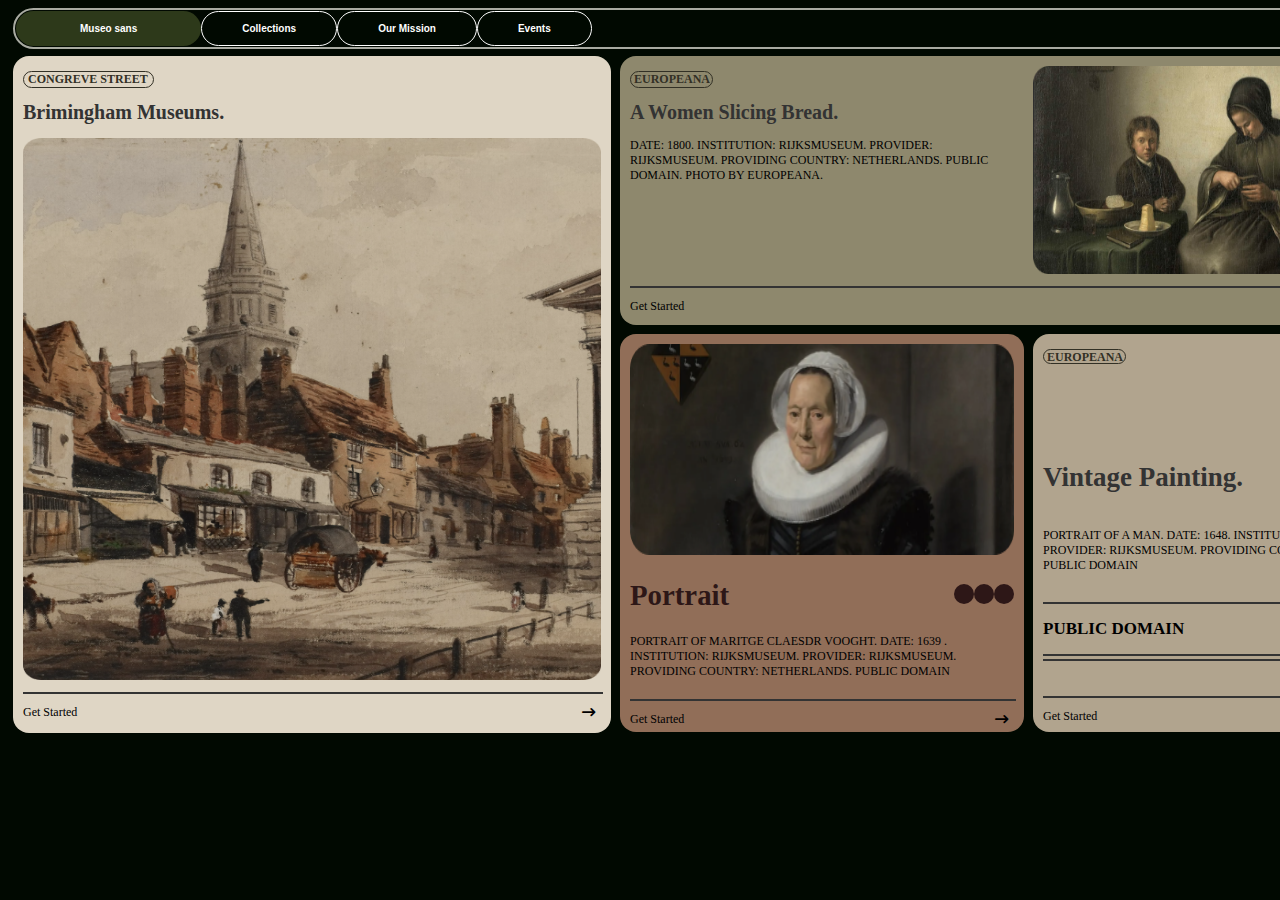
<file: index.html>
<!DOCTYPE html>
<html lang="en">
<head>
    <meta charset="UTF-8">
    <meta name="viewport" content="width=device-width, initial-scale=1.0">
    <title>Document</title>
    <link rel="stylesheet" href="style.css">
    <link rel="stylesheet" href="https://cdnjs.cloudflare.com/ajax/libs/font-awesome/6.7.2/css/all.min.css" integrity="sha512-Evv84Mr4kqVGRNSgIGL/F/aIDqQb7xQ2vcrdIwxfjThSH8CSR7PBEakCr51Ck+w+/U6swU2Im1vVX0SVk9ABhg==" crossorigin="anonymous" referrerpolicy="no-referrer" />
</head>
<body>
    <section id="header">
        <nav>
            <div class="nav-container">
                <div class="nav-sub-container">
                    <button id="title">Museo sans</button>
                    <button class="menu-button">Collections</button>
                    <button class="menu-button">Our Mission</button>
                    <button class="menu-button">Events</button>
                </div>
                <div class="nav-menu">
                    <button id="menu" class="menu-button">menu</button>
                    <div id="dropdown" class="dropdown-menu">
                        <button class="menu-btn">Collections</button>
                        <button class="menu-btn">Our Mission</button>
                        <button class="menu-btn">Events</button>
                        <button id="contact" class="menu-btn">Contact</button>
                    </div>
                </div>
                <button id="contact" class="menu-button">Contact</button>
            </div>
        </nav>
    </section>
    <section id="home">
        <div class="container">
            <div class="container1">
                <h5>CONGREVE STREET</h5>
                <h1>Brimingham <span>Museums.</span></h1>
                <div class="img_con1">
                    <img src="img/briminghum_m.png">
                </div>
                <hr>
                <div class="get-starter">
                    <p>Get Started</p>
                    <button><i class="fa-solid fa-arrow-right-long" style="color: #000000;"></i></button>
                </div>
            </div>
            <div class="container2">
                <div class="sub-container1">
                    <div>
                        <div id="container1-content">
                            <div>
                                <h5>EUROPEANA</h5>
                                <h1>A Women Slicing <span>Bread.</span></h1>
                                <p>DATE: 1800. INSTITUTION: RIJKSMUSEUM. PROVIDER: 
                                    RIJKSMUSEUM. PROVIDING COUNTRY: NETHERLANDS. 
                                    PUBLIC DOMAIN. PHOTO BY EUROPEANA.</p>
                            </div>
                            <div class="img-con2">
                                <img src="img/women_s_b.png">
                            </div>
                        </div>
                    </div>
                    <hr>
                    <div class="get-starter">
                        <p>Get Started</p>
                        <button><i class="fa-solid fa-arrow-right-long" style="color: #000000;"></i></button>
                    </div>
                </div>
                <div class="sub-container2">
                    <div class="sub1">
                        <img src="img/potrait-1.png">
                        <div id="heading">
                            <h1>Portrait</h1>
                            <div>
                                <div class="dot"></div>
                                <div class="dot"></div>
                                <div class="dot"></div>
                            </div>
                        </div>
                        <p>PORTRAIT OF MARITGE CLAESDR VOOGHT. DATE: 1639
                            . INSTITUTION: RIJKSMUSEUM. PROVIDER: 
                            RIJKSMUSEUM. PROVIDING COUNTRY: NETHERLANDS. 
                            PUBLIC DOMAIN
                        </p><hr>
                        <div class="get-starter">
                            <p>Get Started</p>
                            <button><i class="fa-solid fa-arrow-right-long" style="color: #000000;"></i></button>
                        </div>
                    </div>
                    <div class="sub2">
                        <div class="img-con3">
                            <h5>EUROPEANA</h5>
                            <img src="img/potrait-2.png">
                        </div>
                        <h1>Vintage <span>Painting.</span></h1>
                        <p>PORTRAIT OF A MAN. DATE: 1648. INSTITUTION: 
                            RIJKSMUSEUM. PROVIDER: RIJKSMUSEUM. PROVIDING
                             COUNTRY: NETHERLANDS. PUBLIC DOMAIN
                        </p>
                        <hr id="zero">
                        <div class="domain">
                            <h5>PUBLIC DOMAIN</h5>
                            <h5>NETHERLANDS</h5>
                        </div>
                        <hr id="one">
                        <hr id="two">
                        <hr id="third">
                        <div class="get-starter">
                            <p>Get Started</p>
                            <button><i class="fa-solid fa-arrow-right-long" style="color: #000000;"></i></button>
                        </div>
                    </div>
                </div>
            </div>
        </div>
    </section>
</body>
</html>
</file>
<file: style.css>
body{
    width: 1440px;
    margin-left: 13px;
    background-color: rgb(1, 9, 1);
}
hr{
    width: 100%;
    border: 1px solid #333333
}
#header{
    width: 1440px;
}
.nav-container{
    display: flex;
    justify-content: space-between;
    padding-right: 10px;
    border: 2px solid rgb(168, 170, 161);
    border-radius: 2rem;
    padding: 1px;
}
.nav-sub-container{
    display: flex;
    flex-direction: row;
}
#title{
    padding-left:4rem;
    padding-right: 4rem;
    padding-top: 7px;
    padding-bottom: 7px;
    background-color: rgb(45, 57, 26);
    border: none;
    border-radius: 2rem;
    color: white;
    font-size: 10px;
    font-weight: 700;
}
#contact{
    display: inline;
}
.menu-button{
    padding-left: 2.5rem;
    padding-right: 2.5rem;
    padding-top: 11px;
    padding-bottom: 11px;
    border: none;
    border-radius: 2rem;
    font-size: 10px;
    background-color: rgb(1, 9, 1);
    color: white;
    border: 1.5px solid white;
    cursor: pointer;
    font-weight: 700;
}
.dropdown-menu {
    display: none;
    position: absolute;
    top: 40px; /* Adjust depending on your design */
    right: 0;
    background-color: #333;
    padding: 10px;
    border-radius: 5px;
    box-shadow: 0 8px 16px rgba(0, 0, 0, 0.3);
}
.nav-menu:hover .dropdown-menu,#menu:focus + .dropdown-menu {
    display: block;
}
.nav-menu:hover .dropdown-menu,#menu:focus + .dropdown-menu{
    display: block;
} 
#menu {
    background-color: #555; /* Make the "menu" button look distinct */
  }
  #menu:focus {
    outline: none; /* Remove the outline on focus */
  }
.menu-button:hover{
    background-color: rgb(168, 170, 161);
    border-color: rgb(168, 170, 161);
    color: black;
}
#menu{
    display: none;
}
.container{
    display: flex;
    flex-direction: row;
    width: 100%;
}
.container1{
    background-color: #DFD6C5;
    margin-top: 7px;
    padding:10px;
    width: 578px;
    height: 657px;
    border-radius: 1rem;
}
.container1 >h5{
    border-radius: 1rem;
    border: 1px solid #323025;
    color: #323025;
    width: 7.8rem;
    padding-left: 4px;
    margin-top: 5px;
    margin-bottom: 5px;
    font-size: 12px;
}
h1{
    color: #333333;
    font-size: 20px;
}
.img_con1{
    width: 578px;
    overflow: hidden;
}
.img_con1 > img{
    width: 578px;
    height: 542px;
}
.get-starter{
    display: flex;
    justify-content: space-between;
}
.get-starter p{
    margin-top: 3.3px;
    margin-bottom: 0;
    font-size: 12px;
}
.get-starter button{
    background-color: transparent;
    border: none;
    margin-top: 2px;
    cursor: pointer;
}
.container2{
    height: 443px;
    margin-left: 9px;
    margin-top: 7px;
    padding-top: 0px;
    width: 63.9rem;
}
.sub-container1{
    background-color:#8E886D;
    padding: 10px;
    border-radius: 1rem;
    display: flex;
    flex-direction: column;
}
.sub-container1 > div> div> div>h5{
    border-radius: 1rem;
    border: 1px solid #323025;
    color: #323025;
    width: 4.9rem;
    padding-left: 3px;
    margin-top: 5px;
    margin-bottom: 5px;
    font-size: 12px;
}
.sub-container1 > div> div> div>h1{
    color: #333333;
    font-size: 20px;
}
.sub-container1 > div> div> div>p{
    font-size: 12px;
}
.img-con2{
    margin-left: 28px;
}
.img-con2>img{
    width: 413px;
    height: 208px;
}
#container1-content{
    display: flex;
    width: 51rem;
    flex-direction: row;
    flex-wrap: nowrap;
    
}
#container1-content > div{
    width: 428px;
}
.sub-container2{
    display: flex;
    flex-direction: row;
}
.sub1{
    background-color:#916E58;
    height: 23.6rem;
    padding: 10px;
    margin-top: 9px;
    border-radius: 1rem;
    width: 24rem;
}
.sub1>img{
    height: 211px;
    width: 100%;
}
#heading{
    display: flex;
    flex-direction: row;
    justify-content: space-between;
    margin-top: 10px;
    margin-bottom: 10px;
}
#heading h1{
    color: #2d1717;
    margin: 10px;
    font-size: 1.8rem;
    margin-left: 0;
}
#heading >div{
    display: flex;
}
.dot{
    width: 20px;
    border-radius: 1rem;
    height: 20px;
    margin-top: 15px;
    background-color: #2d1717;
}
.sub1 >p{
    font-size: 12px;
    margin-bottom: 20px;
}
.sub2{
    background-color:#B1A48E;
    height: 23.6rem;
    padding: 10px;
    margin-top: 9px;
    border-radius: 1rem;
    width: 25rem;
    margin-left: 9px;
}
.sub2 >h1{
    margin-bottom: 35px;
    font-size: 27px;
}
.sub2 >p{
    font-size: 12px;
    margin-bottom: 29px;
}
.img-con3{
    display: flex;
    flex-direction: row;
    justify-content: space-between;
}
.img-con3 h5{
    border-radius: 1rem;
    border: 1px solid #323025;
    color: #323025;
    width: 4.9rem;
    height: 13px;
    padding-left: 3px;
    margin-top: 5px;
    margin-bottom: 5px;
    font-size: 12px;
}
.img-con3 img{
    height: 100px;
}
.domain{
    display: flex;
    flex-direction: row;
    justify-content: space-between;
}
.domain h5{
    margin: 0;
    font-size: 17px;
}
#zero{
    margin-bottom: 15px;
}
#one{
    margin-top: 15px;
    margin-bottom: 0px;
}
#two{
    margin-top: 3px;
    margin-bottom: 35px;
}
#third{
    margin-top: 20.9px;
}
@media (max-width:840px){
    body{
        width: 838px;
        margin-left: 13px;
        background-color: rgb(1, 9, 1);
    }
    hr{
        width: 100%;
        border: 1px solid #333333
    }
    #header{
        width: 838px
    }
    .nav-container{
        display: flex;
        justify-content: space-between;
        padding-right: 10px;
        border: 2px solid rgb(168, 170, 161);
        border-radius: 2rem;
        padding: 1px;
    }
    .nav-sub-container{
        display: flex;
        flex-direction: row;
    }
    #title{
        padding-left:4rem;
        padding-right: 4rem;
        padding-top: 7px;
        padding-bottom: 7px;
        background-color: rgb(45, 57, 26);
        border: none;
        border-radius: 2rem;
        color: white;
        font-size: 10px;
        font-weight: 700;
    }
    #contact{
        display: inline;
    }
    .menu-button{
        padding-left: 1.5rem;
        padding-right: 1.5rem;
        padding-top: 7px;
        padding-bottom: 7px;
        border: none;
        border-radius: 2rem;
        font-size: 10px;
        background-color: rgb(1, 9, 1);
        color: white;
        border: 1.5px solid white;
        cursor: pointer;
        font-weight: 700;
    }
    .dropdown-menu {
        display: none;
        position: absolute;
        top: 40px; /* Adjust depending on your design */
        right: 0;
        background-color: #333;
        padding: 10px;
        border-radius: 5px;
        box-shadow: 0 8px 16px rgba(0, 0, 0, 0.3);
    }
    .nav-menu:hover .dropdown-menu,#menu:focus + .dropdown-menu {
        display: block;
    }
    .nav-menu:hover .dropdown-menu,#menu:focus + .dropdown-menu{
        display: block;
    } 
    #menu {
        background-color: #555; /* Make the "menu" button look distinct */
      }
      #menu:focus {
        outline: none; /* Remove the outline on focus */
      }
    .menu-button:hover{
        background-color: rgb(168, 170, 161);
        border-color: rgb(168, 170, 161);
        color: black;
    }
    #menu{
        display: none;
    }
    .container{
        display: flex;
        flex-direction: row;
        width: 100%;
    }
    .container1{
        background-color: #DFD6C5;
        margin-top: 7px;
        padding:10px;
        width: 250px;
        height: 443px;
        border-radius: 1rem;
    }
    .container1 >h5{
        border-radius: 1rem;
        border: 1px solid #323025;
        color: #323025;
        width: 7.8rem;
        padding-left: 4px;
        margin-top: 5px;
        margin-bottom: 5px;
        font-size: 12px;
    }
    h1{
        color: #333333;
        font-size: 20px;
    }
    .img_con1{
        width: 250px;
        overflow: hidden;
    }
    .img_con1 > img{
        width: 250px;
        height: 325px;
    }
    .get-starter{
        display: flex;
        justify-content: space-between;
    }
    .get-starter p{
        margin-top: 3.3px;
        margin-bottom: 0;
        font-size: 12px;
    }
    .get-starter button{
        background-color: transparent;
        border: none;
        margin-top: 2px;
        cursor: pointer;
    }
    .container2{
        height: 443px;
        margin-left: 9px;
        margin-top: 7px;
        padding-top: 0px;
        width: 34.9rem;
    }
    .sub-container1{
        background-color:#8E886D;
        padding: 10px;
        border-radius: 1rem;
        display: flex;
        flex-direction: column;
    }
    .sub-container1 > div> div> div>h5{
        border-radius: 1rem;
        border: 1px solid #323025;
        color: #323025;
        width: 4.9rem;
        padding-left: 3px;
        margin-top: 5px;
        margin-bottom: 5px;
        font-size: 12px;
    }
    .sub-container1 > div> div> div>h1{
        color: #333333;
        font-size: 20px;
    }
    .sub-container1 > div> div> div>p{
        font-size: 7px;
    }
    .img-con2{
        margin-left: 28px;
    }
    .img-con2>img{
        width: 290px;
        height: 141px;
    }
    #container1-content{
        display: flex;
        width: 34rem;
        flex-direction: row;
        flex-wrap: nowrap;
        
    }
    #container1-content > div{
        width: 226px;
    }
    .sub-container2{
        display: flex;
        flex-direction: row;
    }
    .sub1{
        background-color:#916E58;
        height: 14.6rem;
        padding: 10px;
        margin-top: 9px;
        border-radius: 1rem;
        width: 16rem;
    }
    .sub1>img{
        height: 100px;
        width: 100%;
    }
    #heading{
        display: flex;
        flex-direction: row;
        justify-content: space-between;
    }
    #heading h1{
        color: #2d1717;
        margin: 10px;
        font-size: 1.6rem;
        margin-left: 0;
    }
    #heading >div{
        display: flex;
    }
    .dot{
        width: 18px;
        border-radius: 1rem;
        height: 18px;
        margin-top: 15px;
        background-color: #2d1717;
    }
    .sub1 >p{
        font-size: 9px;
    }
    .sub2{
        background-color:#B1A48E;
        height: 14.6rem;
        padding: 10px;
        margin-top: 9px;
        border-radius: 1rem;
        width: 16rem;
        margin-left: 9px;
    }
    .sub2 >p{
        font-size: 9px;
    }
    .img-con3{
        display: flex;
        flex-direction: row;
        justify-content: space-between;
    }
    .img-con3 h5{
        border-radius: 1rem;
        border: 1px solid #323025;
        color: #323025;
        width: 4.9rem;
        height: 13px;
        padding-left: 3px;
        margin-top: 5px;
        margin-bottom: 5px;
        font-size: 12px;
    }
    .img-con3 img{
        height: 50px;
    }
    .domain{
        display: flex;
        flex-direction: row;
        justify-content: space-between;
    }
    .domain h5{
        margin: 0;
        font-size: 10px;
    }
    #one{
        margin-bottom: 0px;
    }
    #two{
        margin-top: 3px;
        margin-bottom: 0pc;
    }
    #third{
        margin-top: 20.9px;
    }
}
@media (max-width: 400px){
    .nav-sub-container .menu-button {
        display: none;
    }
    #menu {
        display: block;
    }
    .dropdown-menu {
        position: absolute;
        top: 40px; /* Adjust depending on your design */
        right: 0;
        width: 7rem;
        height: 8.8rem;
        background-color: #333;
        padding: 10px;
        border-radius: 5px;
        box-shadow: 0 8px 16px rgba(0, 0, 0, 0.3);
      }
      .nav-menu:hover .dropdown-menu,
      #menu:focus + .dropdown-menu {
        display: block;
      }
      #menu {
        background-color: #555; /* Make the "menu" button look distinct */
      }
    body{
        width: 400px;
        margin-left: 6px;
    }
    #header{
        width: 400px;
    }
    .nav-container{
        width: 360px;
        display: flex;
        justify-content: space-between;
        flex-wrap: wrap;
        padding-right: 10px;
        border: 2px solid rgb(168, 170, 161);
        border-radius: 2rem;
        padding: 1px;
    }
    #title{
        padding-left:2rem;
        padding-right: 2rem;
        padding-top: 9px;
        padding-bottom: 9px;
        background-color: rgb(45, 57, 26);
        border: none;
        border-radius: 2rem;
        color: white;
        font-size: 10px;
        font-weight: 700;
    }
    .menu-btn{
        width: 100%;
        background-color: transparent;
        border: none;
        padding-top: 9px;
        padding-bottom: 9px;
        border-bottom: 1px solid gray;
    }
    .menu-btn:hover{
        cursor: pointer;
        background-color: rgb(168, 170, 161);
        border-color: rgb(168, 170, 161);
        color: black;
    }
    .menu-button{
        display: none;
        padding-left: 1.5rem;
        padding-right: 1.5rem;
        padding-top: 9px;
        padding-bottom: 9px;
        border: none;
        border-radius: 2rem;
        font-size: 10px;
        background-color: rgb(1, 9, 1);
        color: white;
        border: 1.5px solid white;
        cursor: pointer;
        font-weight: 700;
    }
    .menu-button:hover{
        background-color: rgb(168, 170, 161);
        border-color: rgb(168, 170, 161);
        color: black;
    }
    #menu{
        display: inline;
    }
    #contact{
        display:none;
    }
    #dropdown *{
        display: block;
    }
    .container{
        display: flex;
        flex-direction: row;
        width: 100%;
        flex-wrap: wrap;
    }
    .container1{
        background-color: #DFD6C5;
        margin-top: 7px;
        padding:10px;
        width: 350px;
        height: 443px;
        border-radius: 1rem;
    }
    .img_con1{
        width: 350px;
        overflow: hidden;
        border-radius: 10px;
    }
    .img_con1 > img{
        width: 360px;
        height: 325px;
    }
    .container2{
        height: 443px;
        margin-left: 0px;
        margin-top: 7px;
        padding-top: 0px;
        width: 370px;
    }
    .sub-container1{
        background-color:#8E886D;
        padding: 10px;
        border-radius: 1rem;
        display: flex;
        flex-direction: column;
    }
    .img-con2{
        margin-left: 0;
    }
    .img-con2>img{
        width: 350px;
        height: 130px;
    }
    #container1-content{
        display: flex;
        width: 15rem;
        flex-direction: column;
        flex-wrap: wrap;
    }
    #container1-content > div{
        width: 226px;
    }
    .sub-container2{
        display: flex;
        flex-direction: column;
    }
    .sub1{
        background-color:#916E58;
        height: 15.6rem;
        padding: 10px;
        margin-top: 9px;
        border-radius: 1rem;
        width: 350px;
    }
    .sub1>img{
        height: 100px;
        width: 100%;
    }
    .sub2{
        background-color:#B1A48E;
        height: 17.6rem;
        padding: 10px;
        margin-top: 9px;
        border-radius: 1rem;
        width: 350px;
        margin-left: 0;
    }
    .img-con3{
        display: flex;
        flex-direction: row;
        justify-content: space-between;
    }
    
    .img-con3 img{
        height: 50px;
    }
}
</file>
